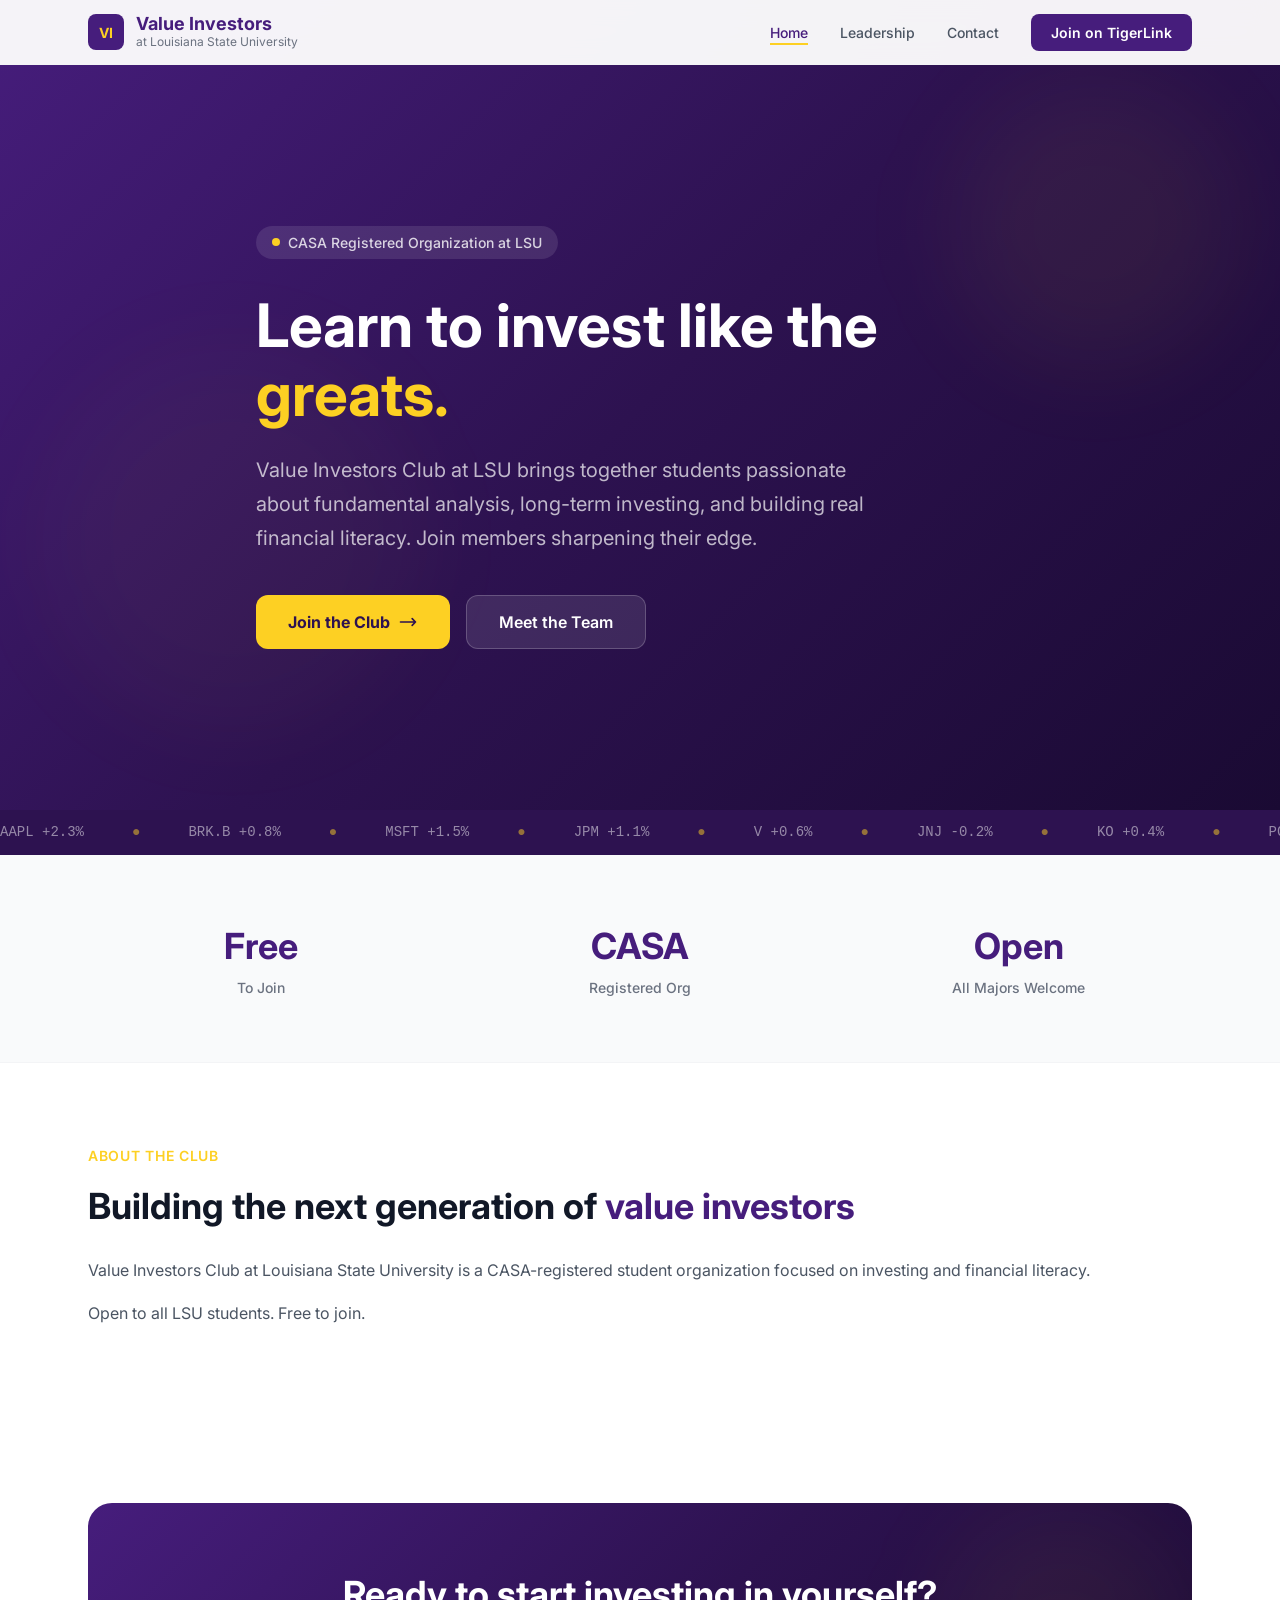
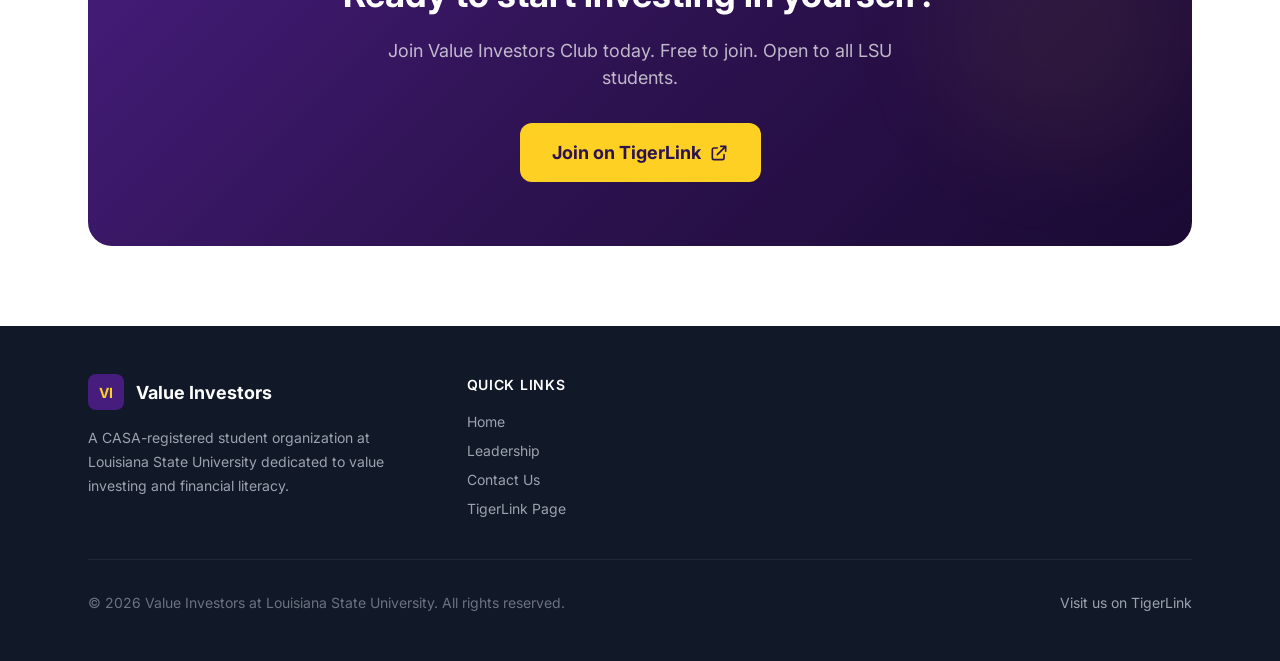
<file: index.html>
<!DOCTYPE html>
<html lang="en">
<head>
  <meta charset="UTF-8">
  <meta name="viewport" content="width=device-width, initial-scale=1.0">
  <title>Value Investors Club at LSU</title>
  <link rel="preconnect" href="https://fonts.googleapis.com">
  <link href="https://fonts.googleapis.com/css2?family=Inter:wght@300;400;500;600;700;800;900&display=swap" rel="stylesheet">
  <style>
    /* === RESET & BASE === */
    *, *::before, *::after { box-sizing: border-box; margin: 0; padding: 0; }
    html { scroll-behavior: smooth; }
    body {
      font-family: 'Inter', system-ui, -apple-system, sans-serif;
      color: #111827;
      background: #fff;
      line-height: 1.5;
      -webkit-font-smoothing: antialiased;
    }
    a { text-decoration: none; color: inherit; }
    img { max-width: 100%; display: block; }
    svg { display: inline-block; vertical-align: middle; }

    /* === COLORS === */
    /* purple: #461D7C  purple-dark: #2d1250  gold: #FDD023  gold-dark: #e6b800 */

    /* === LAYOUT === */
    .container { max-width: 72rem; margin: 0 auto; padding: 0 1rem; }
    @media (min-width: 640px) { .container { padding: 0 1.5rem; } }

    /* === NAVIGATION === */
    .nav {
      position: fixed; top: 0; left: 0; right: 0;
      background: rgba(255,255,255,0.95);
      backdrop-filter: blur(12px);
      -webkit-backdrop-filter: blur(12px);
      border-bottom: 1px solid #f3f4f6;
      z-index: 50;
    }
    .nav-inner {
      display: flex; align-items: center; justify-content: space-between; height: 4rem;
    }
    .nav-logo { display: flex; align-items: center; gap: 0.75rem; }
    .nav-logo-icon {
      width: 2.25rem; height: 2.25rem; border-radius: 0.5rem;
      background: #461D7C; display: flex; align-items: center; justify-content: center;
    }
    .nav-logo-icon span { color: #FDD023; font-weight: 700; font-size: 0.875rem; }
    .nav-logo-text { display: none; }
    @media (min-width: 640px) { .nav-logo-text { display: block; } }
    .nav-logo-title { font-weight: 700; color: #461D7C; font-size: 1.125rem; line-height: 1.2; display: block; }
    .nav-logo-sub { font-size: 0.75rem; color: #6b7280; display: block; margin-top: -2px; }

    .nav-links { display: none; align-items: center; gap: 2rem; }
    @media (min-width: 768px) { .nav-links { display: flex; } }
    .nav-link { color: #4b5563; font-weight: 500; font-size: 0.875rem; position: relative; transition: color 0.2s; }
    .nav-link:hover, .nav-link-active { color: #461D7C; }
    .nav-link::after {
      content: ''; position: absolute; bottom: -2px; left: 0;
      width: 0; height: 2px; background: #FDD023; transition: width 0.3s ease;
    }
    .nav-link:hover::after, .nav-link-active::after { width: 100%; }

    .btn-nav {
      background: #461D7C; color: #fff; padding: 0.5rem 1.25rem;
      border-radius: 0.5rem; font-size: 0.875rem; font-weight: 600;
      transition: background 0.2s; display: inline-block;
    }
    .btn-nav:hover { background: #2d1250; }

    /* Mobile menu - CSS only with checkbox */
    .menu-toggle { display: none; }
    .menu-btn {
      display: flex; padding: 0.5rem; border-radius: 0.5rem; border: none;
      background: transparent; cursor: pointer;
    }
    .menu-btn svg { width: 1.5rem; height: 1.5rem; color: #374151; }
    @media (min-width: 768px) { .menu-btn { display: none; } }

    .mobile-menu {
      max-height: 0; overflow: hidden; transition: max-height 0.3s ease;
    }
    .menu-toggle:checked ~ .mobile-menu { max-height: 500px; }
    .mobile-menu-inner { padding: 0.75rem 0; border-top: 1px solid #f3f4f6; }
    .mobile-link {
      display: block; padding: 0.5rem 0.75rem; border-radius: 0.5rem;
      font-weight: 500; font-size: 0.875rem; color: #4b5563; margin-bottom: 0.25rem;
    }
    .mobile-link:hover { background: #f9fafb; }
    .mobile-link-active { background: rgba(70,29,124,0.05); color: #461D7C; }
    .mobile-link-cta {
      display: block; padding: 0.5rem 0.75rem; border-radius: 0.5rem;
      background: #461D7C; color: #fff; font-weight: 500; font-size: 0.875rem;
      text-align: center; margin-top: 0.5rem;
    }

    /* === HERO === */
    .hero {
      background: linear-gradient(135deg, #461D7C 0%, #2d1250 50%, #1a0a33 100%);
      min-height: 90vh; display: flex; align-items: center;
      position: relative; overflow: hidden; padding-top: 4rem;
    }
    .hero-circle-1 {
      position: absolute; top: 5rem; right: 2.5rem;
      width: 18rem; height: 18rem; background: rgba(253,208,35,0.05);
      border-radius: 50%; filter: blur(48px);
    }
    .hero-circle-2 {
      position: absolute; bottom: 5rem; left: 2.5rem;
      width: 24rem; height: 24rem; background: rgba(253,208,35,0.03);
      border-radius: 50%; filter: blur(48px);
    }
    .hero-content { position: relative; z-index: 10; padding: 5rem 0; max-width: 48rem; }
    .hero-badge {
      display: inline-flex; align-items: center; gap: 0.5rem;
      background: rgba(255,255,255,0.1); border-radius: 9999px;
      padding: 0.375rem 1rem; margin-bottom: 2rem;
    }
    .hero-badge-dot { width: 0.5rem; height: 0.5rem; background: #FDD023; border-radius: 50%; }
    .hero-badge span { color: rgba(255,255,255,0.8); font-size: 0.875rem; font-weight: 500; }
    .hero h1 { font-size: 2.25rem; font-weight: 700; color: #fff; line-height: 1.15; margin-bottom: 1.5rem; }
    .hero h1 .gold { color: #FDD023; }
    @media (min-width: 640px) { .hero h1 { font-size: 3rem; } }
    @media (min-width: 1024px) { .hero h1 { font-size: 3.75rem; } }
    .hero-desc {
      font-size: 1.125rem; color: rgba(255,255,255,0.7); line-height: 1.7;
      margin-bottom: 2.5rem; max-width: 40rem;
    }
    @media (min-width: 640px) { .hero-desc { font-size: 1.25rem; } }
    .hero-buttons { display: flex; flex-direction: column; gap: 1rem; }
    @media (min-width: 640px) { .hero-buttons { flex-direction: row; } }
    .btn-gold {
      display: inline-flex; align-items: center; justify-content: center; gap: 0.5rem;
      background: #FDD023; color: #2d1250; padding: 0.875rem 2rem;
      border-radius: 0.75rem; font-weight: 700; font-size: 1rem;
      transition: background 0.2s; position: relative; overflow: hidden;
    }
    .btn-gold:hover { background: #e6b800; }
    .btn-ghost {
      display: inline-flex; align-items: center; justify-content: center; gap: 0.5rem;
      background: rgba(255,255,255,0.1); color: #fff; padding: 0.875rem 2rem;
      border-radius: 0.75rem; font-weight: 600; font-size: 1rem;
      border: 1px solid rgba(255,255,255,0.2); transition: background 0.2s;
    }
    .btn-ghost:hover { background: rgba(255,255,255,0.2); }

    /* === TICKER === */
    .ticker { background: #2d1250; padding: 0.75rem 0; overflow: hidden; }
    .ticker-inner {
      display: flex; gap: 3rem; white-space: nowrap;
      font-size: 0.875rem; color: rgba(255,255,255,0.5); font-family: monospace;
      animation: ticker-scroll 30s linear infinite;
    }
    .ticker-dot { color: rgba(253,208,35,0.5); }
    @keyframes ticker-scroll {
      0% { transform: translateX(0); }
      100% { transform: translateX(-50%); }
    }

    /* === STATS BAR === */
    .stats { padding: 4rem 0; background: #f9fafb; border-bottom: 1px solid #f3f4f6; }
    .stats-grid { display: grid; grid-template-columns: repeat(2, 1fr); gap: 2rem; }
    @media (min-width: 768px) { .stats-grid { grid-template-columns: repeat(3, 1fr); } }
    .stat { text-align: center; }
    .stat-value { font-size: 1.875rem; font-weight: 700; color: #461D7C; font-variant-numeric: tabular-nums; }
    @media (min-width: 640px) { .stat-value { font-size: 2.25rem; } }
    .stat-label { font-size: 0.875rem; color: #6b7280; margin-top: 0.25rem; font-weight: 500; }

    /* === ABOUT === */
    .about { padding: 5rem 0; }
    .about-label { color: #FDD023; font-weight: 600; font-size: 0.875rem; letter-spacing: 0.05em; text-transform: uppercase; }
    .about h2 { font-size: 1.875rem; font-weight: 700; color: #111827; margin-top: 0.75rem; margin-bottom: 1.5rem; }
    @media (min-width: 640px) { .about h2 { font-size: 2.25rem; } }
    .about h2 .purple { color: #461D7C; }
    .about p { color: #4b5563; line-height: 1.7; margin-bottom: 1rem; }

    /* === CTA === */
    .cta { padding: 5rem 0; }
    .cta-box {
      background: linear-gradient(135deg, #461D7C 0%, #2d1250 50%, #1a0a33 100%);
      border-radius: 1.5rem; padding: 2.5rem; text-align: center;
      position: relative; overflow: hidden;
    }
    @media (min-width: 640px) { .cta-box { padding: 4rem; } }
    .cta-circle {
      position: absolute; top: 0; right: 0;
      width: 16rem; height: 16rem; background: rgba(253,208,35,0.05);
      border-radius: 50%; filter: blur(48px);
    }
    .cta-content { position: relative; z-index: 10; }
    .cta-content h2 { font-size: 1.875rem; font-weight: 700; color: #fff; margin-bottom: 1rem; }
    @media (min-width: 640px) { .cta-content h2 { font-size: 2.25rem; } }
    .cta-content p { color: rgba(255,255,255,0.7); font-size: 1.125rem; margin-bottom: 2rem; max-width: 32rem; margin-left: auto; margin-right: auto; }
    .btn-gold-lg {
      display: inline-flex; align-items: center; gap: 0.5rem;
      background: #FDD023; color: #2d1250; padding: 1rem 2rem;
      border-radius: 0.75rem; font-weight: 700; font-size: 1.125rem;
      transition: background 0.2s;
    }
    .btn-gold-lg:hover { background: #e6b800; }

    /* === FOOTER === */
    .footer { background: #111827; padding: 3rem 0; }
    .footer-grid { display: grid; gap: 2rem; margin-bottom: 2.5rem; }
    @media (min-width: 768px) { .footer-grid { grid-template-columns: repeat(3, 1fr); } }
    .footer-brand { display: flex; align-items: center; gap: 0.75rem; margin-bottom: 1rem; }
    .footer-brand-icon {
      width: 2.25rem; height: 2.25rem; border-radius: 0.5rem;
      background: #461D7C; display: flex; align-items: center; justify-content: center;
    }
    .footer-brand-icon span { color: #FDD023; font-weight: 700; font-size: 0.875rem; }
    .footer-brand-name { font-weight: 700; color: #fff; font-size: 1.125rem; }
    .footer-desc { color: #9ca3af; font-size: 0.875rem; line-height: 1.7; }
    .footer-heading { font-weight: 600; color: #fff; margin-bottom: 1rem; font-size: 0.875rem; letter-spacing: 0.05em; text-transform: uppercase; }
    .footer-links { display: flex; flex-direction: column; gap: 0.5rem; }
    .footer-link { color: #9ca3af; font-size: 0.875rem; transition: color 0.2s; display: block; }
    .footer-link:hover { color: #FDD023; }
    .footer-bottom {
      border-top: 1px solid #1f2937; padding-top: 2rem;
      display: flex; flex-direction: column; align-items: center;
      justify-content: space-between; gap: 1rem;
    }
    @media (min-width: 640px) { .footer-bottom { flex-direction: row; } }
    .footer-copy { color: #6b7280; font-size: 0.875rem; }
  </style>
</head>
<body>

  <!-- Navigation -->
  <nav class="nav">
    <div class="container">
      <div class="nav-inner">
        <a href="index.html" class="nav-logo">
          <div class="nav-logo-icon"><span>VI</span></div>
          <div class="nav-logo-text">
            <span class="nav-logo-title">Value Investors</span>
            <span class="nav-logo-sub">at Louisiana State University</span>
          </div>
        </a>

        <div class="nav-links">
          <a href="index.html" class="nav-link nav-link-active">Home</a>
          <a href="leadership.html" class="nav-link">Leadership</a>
          <a href="contact.html" class="nav-link">Contact</a>
          <a href="https://tigerlink.lsu.edu/vic/home/" target="_blank" class="btn-nav">Join on TigerLink</a>
        </div>

        <!-- CSS-only mobile menu -->
        <label for="menu-toggle" class="menu-btn" aria-label="Open menu">
          <svg fill="none" stroke="currentColor" viewBox="0 0 24 24">
            <path stroke-linecap="round" stroke-linejoin="round" stroke-width="2" d="M4 6h16M4 12h16M4 18h16"/>
          </svg>
        </label>
      </div>

      <input type="checkbox" id="menu-toggle" class="menu-toggle">
      <div class="mobile-menu">
        <div class="mobile-menu-inner">
          <a href="index.html" class="mobile-link mobile-link-active">Home</a>
          <a href="leadership.html" class="mobile-link">Leadership</a>
          <a href="contact.html" class="mobile-link">Contact</a>
          <a href="https://tigerlink.lsu.edu/vic/home/" target="_blank" class="mobile-link-cta">Join on TigerLink</a>
        </div>
      </div>
    </div>
  </nav>

  <!-- Hero Section -->
  <section class="hero">
    <div class="hero-circle-1"></div>
    <div class="hero-circle-2"></div>
    <div class="container">
      <div class="hero-content">
        <div class="hero-badge">
          <div class="hero-badge-dot"></div>
          <span>CASA Registered Organization at LSU</span>
        </div>

        <h1>
          Learn to invest like the
          <span class="gold">greats.</span>
        </h1>

        <p class="hero-desc">
          Value Investors Club at LSU brings together students passionate about fundamental analysis,
          long-term investing, and building real financial literacy. Join members sharpening their edge.
        </p>

        <div class="hero-buttons">
          <a href="https://tigerlink.lsu.edu/vic/home/" target="_blank" class="btn-gold">
            Join the Club
            <svg style="width:1.25rem;height:1.25rem" fill="none" stroke="currentColor" viewBox="0 0 24 24">
              <path stroke-linecap="round" stroke-linejoin="round" stroke-width="2" d="M17 8l4 4m0 0l-4 4m4-4H3"/>
            </svg>
          </a>
          <a href="leadership.html" class="btn-ghost">Meet the Team</a>
        </div>
      </div>
    </div>
  </section>

  <!-- Ticker Tape -->
  <div class="ticker">
    <div class="ticker-inner">
      <span>AAPL +2.3%</span><span class="ticker-dot">&#9679;</span>
      <span>BRK.B +0.8%</span><span class="ticker-dot">&#9679;</span>
      <span>MSFT +1.5%</span><span class="ticker-dot">&#9679;</span>
      <span>JPM +1.1%</span><span class="ticker-dot">&#9679;</span>
      <span>V +0.6%</span><span class="ticker-dot">&#9679;</span>
      <span>JNJ -0.2%</span><span class="ticker-dot">&#9679;</span>
      <span>KO +0.4%</span><span class="ticker-dot">&#9679;</span>
      <span>PG +0.9%</span><span class="ticker-dot">&#9679;</span>
      <span>GOOGL +1.8%</span><span class="ticker-dot">&#9679;</span>
      <span>AMZN +2.1%</span><span class="ticker-dot">&#9679;</span>
      <span>AAPL +2.3%</span><span class="ticker-dot">&#9679;</span>
      <span>BRK.B +0.8%</span><span class="ticker-dot">&#9679;</span>
      <span>MSFT +1.5%</span><span class="ticker-dot">&#9679;</span>
      <span>JPM +1.1%</span><span class="ticker-dot">&#9679;</span>
      <span>V +0.6%</span><span class="ticker-dot">&#9679;</span>
      <span>JNJ -0.2%</span><span class="ticker-dot">&#9679;</span>
      <span>KO +0.4%</span><span class="ticker-dot">&#9679;</span>
      <span>PG +0.9%</span><span class="ticker-dot">&#9679;</span>
      <span>GOOGL +1.8%</span><span class="ticker-dot">&#9679;</span>
      <span>AMZN +2.1%</span><span class="ticker-dot">&#9679;</span>
    </div>
  </div>

  <!-- Stats Bar -->
  <section class="stats">
    <div class="container">
      <div class="stats-grid">
        <div class="stat">
          <div class="stat-value">Free</div>
          <div class="stat-label">To Join</div>
        </div>
        <div class="stat">
          <div class="stat-value">CASA</div>
          <div class="stat-label">Registered Org</div>
        </div>
        <div class="stat">
          <div class="stat-value">Open</div>
          <div class="stat-label">All Majors Welcome</div>
        </div>
      </div>
    </div>
  </section>

  <!-- About Section -->
  <section class="about">
    <div class="container">
      <span class="about-label">About the Club</span>
      <h2>
        Building the next generation of <span class="purple">value investors</span>
      </h2>
      <p>
        Value Investors Club at Louisiana State University is a CASA-registered student organization
        focused on investing and financial literacy.
      </p>
      <p>Open to all LSU students. Free to join.</p>
    </div>
  </section>

  <!-- CTA Section -->
  <section class="cta">
    <div class="container">
      <div class="cta-box">
        <div class="cta-circle"></div>
        <div class="cta-content">
          <h2>Ready to start investing in yourself?</h2>
          <p>Join Value Investors Club today. Free to join. Open to all LSU students.</p>
          <a href="https://tigerlink.lsu.edu/vic/home/" target="_blank" class="btn-gold-lg">
            Join on TigerLink
            <svg style="width:1.25rem;height:1.25rem" fill="none" stroke="currentColor" viewBox="0 0 24 24">
              <path stroke-linecap="round" stroke-linejoin="round" stroke-width="2" d="M10 6H6a2 2 0 00-2 2v10a2 2 0 002 2h10a2 2 0 002-2v-4M14 4h6m0 0v6m0-6L10 14"/>
            </svg>
          </a>
        </div>
      </div>
    </div>
  </section>

  <!-- Footer -->
  <footer class="footer">
    <div class="container">
      <div class="footer-grid">
        <div>
          <div class="footer-brand">
            <div class="footer-brand-icon"><span>VI</span></div>
            <span class="footer-brand-name">Value Investors</span>
          </div>
          <p class="footer-desc">
            A CASA-registered student organization at Louisiana State University dedicated to value investing
            and financial literacy.
          </p>
        </div>
        <div>
          <h4 class="footer-heading">Quick Links</h4>
          <div class="footer-links">
            <a href="index.html" class="footer-link">Home</a>
            <a href="leadership.html" class="footer-link">Leadership</a>
            <a href="contact.html" class="footer-link">Contact Us</a>
            <a href="https://tigerlink.lsu.edu/vic/home/" target="_blank" class="footer-link">TigerLink Page</a>
          </div>
        </div>
        <div></div>
      </div>
      <div class="footer-bottom">
        <p class="footer-copy">&copy; 2026 Value Investors at Louisiana State University. All rights reserved.</p>
        <a href="https://tigerlink.lsu.edu/vic/home/" target="_blank" class="footer-link">Visit us on TigerLink</a>
      </div>
    </div>
  </footer>

</body>
</html>
</file>
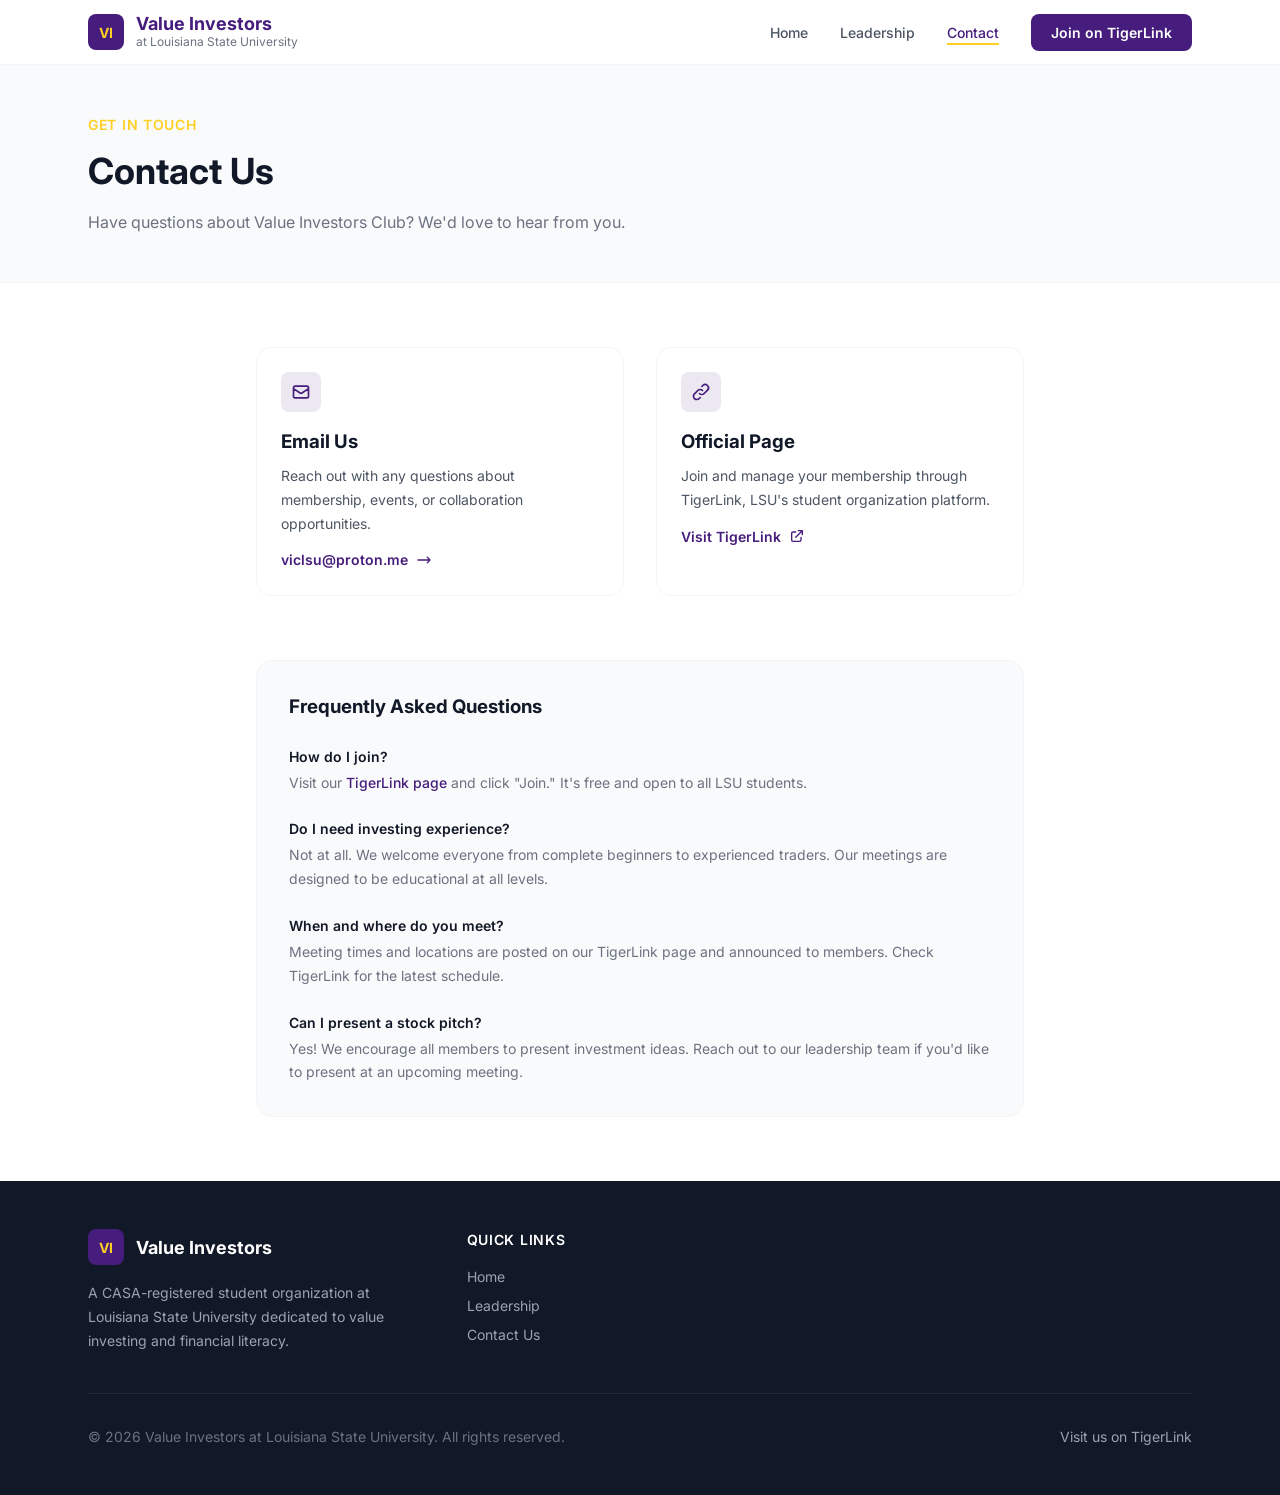
<file: contact.html>
<!DOCTYPE html>
<html lang="en">
<head>
  <meta charset="UTF-8">
  <meta name="viewport" content="width=device-width, initial-scale=1.0">
  <title>Contact — Value Investors Club at LSU</title>
  <link rel="preconnect" href="https://fonts.googleapis.com">
  <link href="https://fonts.googleapis.com/css2?family=Inter:wght@300;400;500;600;700;800;900&display=swap" rel="stylesheet">
  <style>
    /* === RESET & BASE === */
    *, *::before, *::after { box-sizing: border-box; margin: 0; padding: 0; }
    html { scroll-behavior: smooth; }
    body {
      font-family: 'Inter', system-ui, -apple-system, sans-serif;
      color: #111827; background: #fff; line-height: 1.5;
      -webkit-font-smoothing: antialiased;
    }
    a { text-decoration: none; color: inherit; }
    svg { display: inline-block; vertical-align: middle; }

    /* === LAYOUT === */
    .container { max-width: 72rem; margin: 0 auto; padding: 0 1rem; }
    @media (min-width: 640px) { .container { padding: 0 1.5rem; } }

    /* === NAVIGATION === */
    .nav {
      position: fixed; top: 0; left: 0; right: 0;
      background: rgba(255,255,255,0.95);
      backdrop-filter: blur(12px); -webkit-backdrop-filter: blur(12px);
      border-bottom: 1px solid #f3f4f6; z-index: 50;
    }
    .nav-inner { display: flex; align-items: center; justify-content: space-between; height: 4rem; }
    .nav-logo { display: flex; align-items: center; gap: 0.75rem; }
    .nav-logo-icon {
      width: 2.25rem; height: 2.25rem; border-radius: 0.5rem;
      background: #461D7C; display: flex; align-items: center; justify-content: center;
    }
    .nav-logo-icon span { color: #FDD023; font-weight: 700; font-size: 0.875rem; }
    .nav-logo-text { display: none; }
    @media (min-width: 640px) { .nav-logo-text { display: block; } }
    .nav-logo-title { font-weight: 700; color: #461D7C; font-size: 1.125rem; line-height: 1.2; display: block; }
    .nav-logo-sub { font-size: 0.75rem; color: #6b7280; display: block; margin-top: -2px; }
    .nav-links { display: none; align-items: center; gap: 2rem; }
    @media (min-width: 768px) { .nav-links { display: flex; } }
    .nav-link { color: #4b5563; font-weight: 500; font-size: 0.875rem; position: relative; transition: color 0.2s; }
    .nav-link:hover, .nav-link-active { color: #461D7C; }
    .nav-link::after {
      content: ''; position: absolute; bottom: -2px; left: 0;
      width: 0; height: 2px; background: #FDD023; transition: width 0.3s ease;
    }
    .nav-link:hover::after, .nav-link-active::after { width: 100%; }
    .btn-nav {
      background: #461D7C; color: #fff; padding: 0.5rem 1.25rem;
      border-radius: 0.5rem; font-size: 0.875rem; font-weight: 600;
      transition: background 0.2s; display: inline-block;
    }
    .btn-nav:hover { background: #2d1250; }
    .menu-toggle { display: none; }
    .menu-btn {
      display: flex; padding: 0.5rem; border-radius: 0.5rem;
      border: none; background: transparent; cursor: pointer;
    }
    .menu-btn svg { width: 1.5rem; height: 1.5rem; color: #374151; }
    @media (min-width: 768px) { .menu-btn { display: none; } }
    .mobile-menu { max-height: 0; overflow: hidden; transition: max-height 0.3s ease; }
    .menu-toggle:checked ~ .mobile-menu { max-height: 500px; }
    .mobile-menu-inner { padding: 0.75rem 0; border-top: 1px solid #f3f4f6; }
    .mobile-link {
      display: block; padding: 0.5rem 0.75rem; border-radius: 0.5rem;
      font-weight: 500; font-size: 0.875rem; color: #4b5563; margin-bottom: 0.25rem;
    }
    .mobile-link:hover { background: #f9fafb; }
    .mobile-link-active { background: rgba(70,29,124,0.05); color: #461D7C; }
    .mobile-link-cta {
      display: block; padding: 0.5rem 0.75rem; border-radius: 0.5rem;
      background: #461D7C; color: #fff; font-weight: 500; font-size: 0.875rem;
      text-align: center; margin-top: 0.5rem;
    }

    /* === PAGE HEADER === */
    .page-header {
      padding-top: 7rem; padding-bottom: 3rem;
      background: #f9fafb; border-bottom: 1px solid #f3f4f6;
    }
    .page-header-label { color: #FDD023; font-weight: 600; font-size: 0.875rem; letter-spacing: 0.05em; text-transform: uppercase; }
    .page-header h1 { font-size: 1.875rem; font-weight: 700; color: #111827; margin-top: 0.5rem; }
    @media (min-width: 640px) { .page-header h1 { font-size: 2.25rem; } }
    .page-header p { color: #6b7280; margin-top: 0.75rem; max-width: 36rem; }

    /* === CONTACT CONTENT === */
    .contact { padding: 4rem 0; }
    .contact-grid { display: grid; gap: 2rem; max-width: 48rem; margin: 0 auto; }
    @media (min-width: 768px) { .contact-grid { grid-template-columns: repeat(2, 1fr); } }

    .contact-card {
      background: #fff; border-radius: 1rem; border: 1px solid #f3f4f6; padding: 1.5rem;
    }
    .contact-icon {
      width: 2.5rem; height: 2.5rem; background: rgba(70,29,124,0.1);
      border-radius: 0.5rem; display: flex; align-items: center; justify-content: center;
      margin-bottom: 1rem;
    }
    .contact-icon svg { width: 1.25rem; height: 1.25rem; color: #461D7C; }
    .contact-card h3 { font-weight: 700; color: #111827; margin-bottom: 0.5rem; }
    .contact-card p { color: #4b5563; font-size: 0.875rem; line-height: 1.7; margin-bottom: 0.75rem; }
    .contact-link {
      display: inline-flex; align-items: center; gap: 0.5rem;
      color: #461D7C; font-weight: 600; font-size: 0.875rem; transition: color 0.2s;
    }
    .contact-link:hover { color: #2d1250; }

    /* === FAQ === */
    .faq {
      max-width: 48rem; margin: 0 auto; padding: 0 0 4rem;
    }
    .faq-box {
      background: #f9fafb; border-radius: 1rem; border: 1px solid #f3f4f6; padding: 2rem;
    }
    .faq-box h3 { font-weight: 700; color: #111827; margin-bottom: 1.5rem; }
    .faq-item { margin-bottom: 1.5rem; }
    .faq-item:last-child { margin-bottom: 0; }
    .faq-item h4 { font-weight: 600; color: #111827; font-size: 0.875rem; margin-bottom: 0.25rem; }
    .faq-item p { color: #6b7280; font-size: 0.875rem; line-height: 1.7; }
    .faq-item a { color: #461D7C; font-weight: 500; }
    .faq-item a:hover { text-decoration: underline; }

    /* === FOOTER === */
    .footer { background: #111827; padding: 3rem 0; }
    .footer-grid { display: grid; gap: 2rem; margin-bottom: 2.5rem; }
    @media (min-width: 768px) { .footer-grid { grid-template-columns: repeat(3, 1fr); } }
    .footer-brand { display: flex; align-items: center; gap: 0.75rem; margin-bottom: 1rem; }
    .footer-brand-icon {
      width: 2.25rem; height: 2.25rem; border-radius: 0.5rem;
      background: #461D7C; display: flex; align-items: center; justify-content: center;
    }
    .footer-brand-icon span { color: #FDD023; font-weight: 700; font-size: 0.875rem; }
    .footer-brand-name { font-weight: 700; color: #fff; font-size: 1.125rem; }
    .footer-desc { color: #9ca3af; font-size: 0.875rem; line-height: 1.7; }
    .footer-heading { font-weight: 600; color: #fff; margin-bottom: 1rem; font-size: 0.875rem; letter-spacing: 0.05em; text-transform: uppercase; }
    .footer-links { display: flex; flex-direction: column; gap: 0.5rem; }
    .footer-link { color: #9ca3af; font-size: 0.875rem; transition: color 0.2s; display: block; }
    .footer-link:hover { color: #FDD023; }
    .footer-bottom {
      border-top: 1px solid #1f2937; padding-top: 2rem;
      display: flex; flex-direction: column; align-items: center;
      justify-content: space-between; gap: 1rem;
    }
    @media (min-width: 640px) { .footer-bottom { flex-direction: row; } }
    .footer-copy { color: #6b7280; font-size: 0.875rem; }
  </style>
</head>
<body>

  <!-- Navigation -->
  <nav class="nav">
    <div class="container">
      <div class="nav-inner">
        <a href="index.html" class="nav-logo">
          <div class="nav-logo-icon"><span>VI</span></div>
          <div class="nav-logo-text">
            <span class="nav-logo-title">Value Investors</span>
            <span class="nav-logo-sub">at Louisiana State University</span>
          </div>
        </a>
        <div class="nav-links">
          <a href="index.html" class="nav-link">Home</a>
          <a href="leadership.html" class="nav-link">Leadership</a>
          <a href="contact.html" class="nav-link nav-link-active">Contact</a>
          <a href="https://tigerlink.lsu.edu/vic/home/" target="_blank" class="btn-nav">Join on TigerLink</a>
        </div>
        <label for="menu-toggle" class="menu-btn" aria-label="Open menu">
          <svg fill="none" stroke="currentColor" viewBox="0 0 24 24">
            <path stroke-linecap="round" stroke-linejoin="round" stroke-width="2" d="M4 6h16M4 12h16M4 18h16"/>
          </svg>
        </label>
      </div>
      <input type="checkbox" id="menu-toggle" class="menu-toggle">
      <div class="mobile-menu">
        <div class="mobile-menu-inner">
          <a href="index.html" class="mobile-link">Home</a>
          <a href="leadership.html" class="mobile-link">Leadership</a>
          <a href="contact.html" class="mobile-link mobile-link-active">Contact</a>
          <a href="https://tigerlink.lsu.edu/vic/home/" target="_blank" class="mobile-link-cta">Join on TigerLink</a>
        </div>
      </div>
    </div>
  </nav>

  <!-- Page Header -->
  <section class="page-header">
    <div class="container">
      <span class="page-header-label">Get In Touch</span>
      <h1>Contact Us</h1>
      <p>Have questions about Value Investors Club? We'd love to hear from you.</p>
    </div>
  </section>

  <!-- Contact Content -->
  <section class="contact">
    <div class="container">
      <div class="contact-grid">

        <!-- Email Card -->
        <div class="contact-card">
          <div class="contact-icon">
            <svg fill="none" stroke="currentColor" viewBox="0 0 24 24">
              <path stroke-linecap="round" stroke-linejoin="round" stroke-width="2" d="M3 8l7.89 5.26a2 2 0 002.22 0L21 8M5 19h14a2 2 0 002-2V7a2 2 0 00-2-2H5a2 2 0 00-2 2v10a2 2 0 002 2z"/>
            </svg>
          </div>
          <h3>Email Us</h3>
          <p>Reach out with any questions about membership, events, or collaboration opportunities.</p>
          <a href="mailto:viclsu@proton.me" class="contact-link">
            viclsu@proton.me
            <svg style="width:1rem;height:1rem" fill="none" stroke="currentColor" viewBox="0 0 24 24">
              <path stroke-linecap="round" stroke-linejoin="round" stroke-width="2" d="M17 8l4 4m0 0l-4 4m4-4H3"/>
            </svg>
          </a>
        </div>

        <!-- TigerLink Card -->
        <div class="contact-card">
          <div class="contact-icon">
            <svg fill="none" stroke="currentColor" viewBox="0 0 24 24">
              <path stroke-linecap="round" stroke-linejoin="round" stroke-width="2" d="M13.828 10.172a4 4 0 00-5.656 0l-4 4a4 4 0 105.656 5.656l1.102-1.101m-.758-4.899a4 4 0 005.656 0l4-4a4 4 0 00-5.656-5.656l-1.1 1.1"/>
            </svg>
          </div>
          <h3>Official Page</h3>
          <p>Join and manage your membership through TigerLink, LSU's student organization platform.</p>
          <a href="https://tigerlink.lsu.edu/vic/home/" target="_blank" class="contact-link">
            Visit TigerLink
            <svg style="width:1rem;height:1rem" fill="none" stroke="currentColor" viewBox="0 0 24 24">
              <path stroke-linecap="round" stroke-linejoin="round" stroke-width="2" d="M10 6H6a2 2 0 00-2 2v10a2 2 0 002 2h10a2 2 0 002-2v-4M14 4h6m0 0v6m0-6L10 14"/>
            </svg>
          </a>
        </div>

      </div>
    </div>
  </section>

  <!-- FAQ -->
  <section class="faq">
    <div class="faq-box">
      <h3>Frequently Asked Questions</h3>
      <div class="faq-item">
        <h4>How do I join?</h4>
        <p>Visit our <a href="https://tigerlink.lsu.edu/vic/home/" target="_blank">TigerLink page</a> and click "Join." It's free and open to all LSU students.</p>
      </div>
      <div class="faq-item">
        <h4>Do I need investing experience?</h4>
        <p>Not at all. We welcome everyone from complete beginners to experienced traders. Our meetings are designed to be educational at all levels.</p>
      </div>
      <div class="faq-item">
        <h4>When and where do you meet?</h4>
        <p>Meeting times and locations are posted on our TigerLink page and announced to members. Check TigerLink for the latest schedule.</p>
      </div>
      <div class="faq-item">
        <h4>Can I present a stock pitch?</h4>
        <p>Yes! We encourage all members to present investment ideas. Reach out to our leadership team if you'd like to present at an upcoming meeting.</p>
      </div>
    </div>
  </section>

  <!-- Footer -->
  <footer class="footer">
    <div class="container">
      <div class="footer-grid">
        <div>
          <div class="footer-brand">
            <div class="footer-brand-icon"><span>VI</span></div>
            <span class="footer-brand-name">Value Investors</span>
          </div>
          <p class="footer-desc">
            A CASA-registered student organization at Louisiana State University dedicated to value investing and financial literacy.
          </p>
        </div>
        <div>
          <h4 class="footer-heading">Quick Links</h4>
          <div class="footer-links">
            <a href="index.html" class="footer-link">Home</a>
            <a href="leadership.html" class="footer-link">Leadership</a>
            <a href="contact.html" class="footer-link">Contact Us</a>
          </div>
        </div>
        <div></div>
      </div>
      <div class="footer-bottom">
        <p class="footer-copy">&copy; 2026 Value Investors at Louisiana State University. All rights reserved.</p>
        <a href="https://tigerlink.lsu.edu/vic/home/" target="_blank" class="footer-link">Visit us on TigerLink</a>
      </div>
    </div>
  </footer>

</body>
</html>
</file>
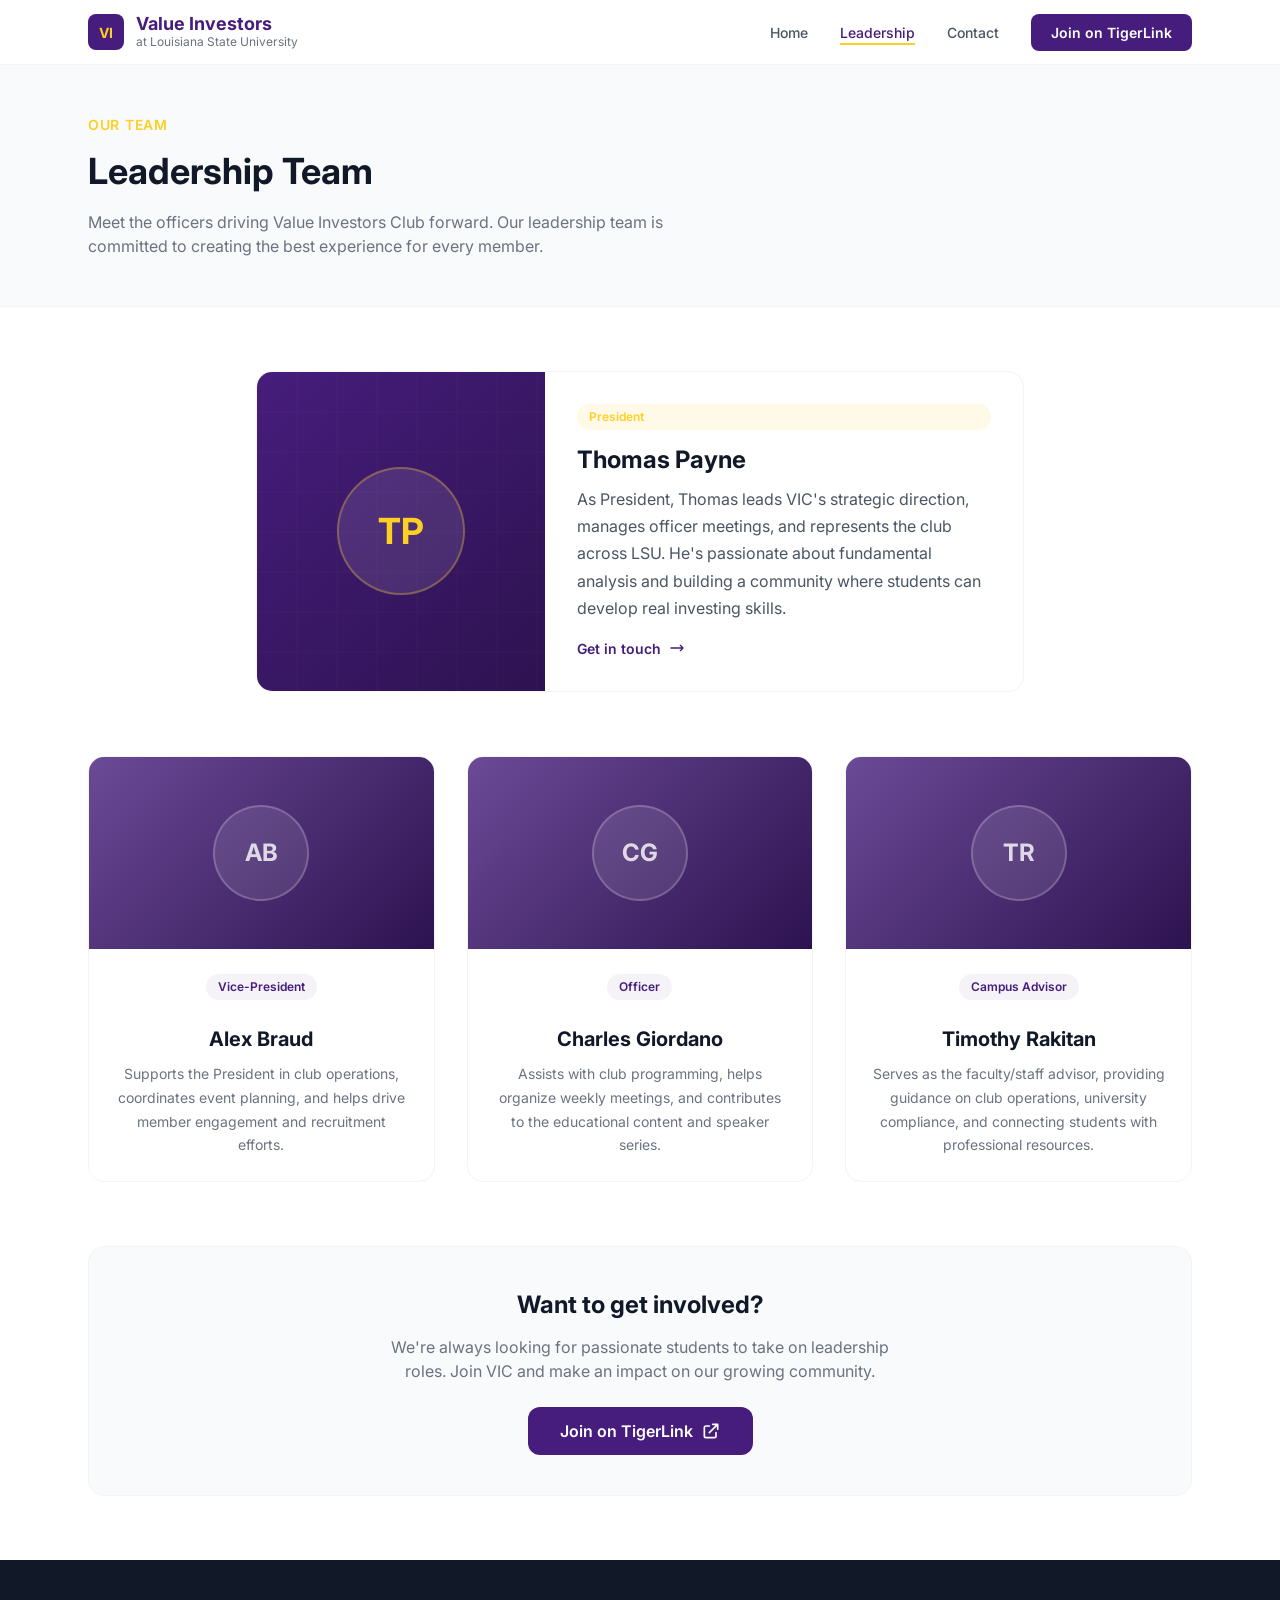
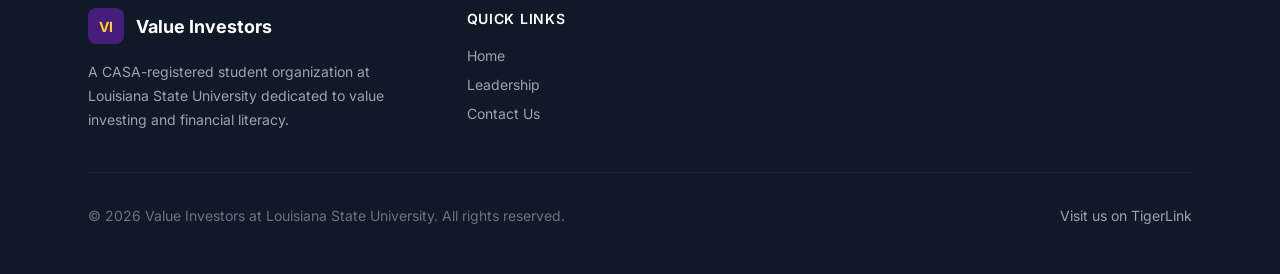
<file: leadership.html>
<!DOCTYPE html>
<html lang="en">
<head>
 <meta charset="UTF-8">
 <meta name="viewport" content="width=device-width, initial-scale=1.0">
 <title>Leadership — Value Investors Club at LSU</title>
 <link rel="preconnect" href="https://fonts.googleapis.com">
 <link href="https://fonts.googleapis.com/css2?family=Inter:wght@300;400;500;600;700;800;900&display=swap" rel="stylesheet">
 <style>
 /* === RESET & BASE === */
 *, *::before, *::after { box-sizing: border-box; margin: 0; padding: 0; }
 html { scroll-behavior: smooth; }
 body {
 font-family: 'Inter', system-ui, -apple-system, sans-serif;
 color: #111827; background: #fff; line-height: 1.5;
 -webkit-font-smoothing: antialiased;
 }
 a { text-decoration: none; color: inherit; }
 svg { display: inline-block; vertical-align: middle; }

 /* === LAYOUT === */
 .container { max-width: 72rem; margin: 0 auto; padding: 0 1rem; }
 @media (min-width: 640px) { .container { padding: 0 1.5rem; } }

 /* === NAVIGATION === */
 .nav {
 position: fixed; top: 0; left: 0; right: 0;
 background: rgba(255,255,255,0.95);
 backdrop-filter: blur(12px); -webkit-backdrop-filter: blur(12px);
 border-bottom: 1px solid #f3f4f6; z-index: 50;
 }
 .nav-inner { display: flex; align-items: center; justify-content: space-between; height: 4rem; }
 .nav-logo { display: flex; align-items: center; gap: 0.75rem; }
 .nav-logo-icon {
 width: 2.25rem; height: 2.25rem; border-radius: 0.5rem;
 background: #461D7C; display: flex; align-items: center; justify-content: center;
 }
 .nav-logo-icon span { color: #FDD023; font-weight: 700; font-size: 0.875rem; }
 .nav-logo-text { display: none; }
 @media (min-width: 640px) { .nav-logo-text { display: block; } }
 .nav-logo-title { font-weight: 700; color: #461D7C; font-size: 1.125rem; line-height: 1.2; display: block; }
 .nav-logo-sub { font-size: 0.75rem; color: #6b7280; display: block; margin-top: -2px; }
 .nav-links { display: none; align-items: center; gap: 2rem; }
 @media (min-width: 768px) { .nav-links { display: flex; } }
 .nav-link { color: #4b5563; font-weight: 500; font-size: 0.875rem; position: relative; transition: color 0.2s; }
 .nav-link:hover, .nav-link-active { color: #461D7C; }
 .nav-link::after {
 content: ''; position: absolute; bottom: -2px; left: 0;
 width: 0; height: 2px; background: #FDD023; transition: width 0.3s ease;
 }
 .nav-link:hover::after, .nav-link-active::after { width: 100%; }
 .btn-nav {
 background: #461D7C; color: #fff; padding: 0.5rem 1.25rem;
 border-radius: 0.5rem; font-size: 0.875rem; font-weight: 600;
 transition: background 0.2s; display: inline-block;
 }
 .btn-nav:hover { background: #2d1250; }
 .menu-toggle { display: none; }
 .menu-btn {
 display: flex; padding: 0.5rem; border-radius: 0.5rem;
 border: none; background: transparent; cursor: pointer;
 }
 .menu-btn svg { width: 1.5rem; height: 1.5rem; color: #374151; }
 @media (min-width: 768px) { .menu-btn { display: none; } }
 .mobile-menu { max-height: 0; overflow: hidden; transition: max-height 0.3s ease; }
 .menu-toggle:checked ~ .mobile-menu { max-height: 500px; }
 .mobile-menu-inner { padding: 0.75rem 0; border-top: 1px solid #f3f4f6; }
 .mobile-link {
 display: block; padding: 0.5rem 0.75rem; border-radius: 0.5rem;
 font-weight: 500; font-size: 0.875rem; color: #4b5563; margin-bottom: 0.25rem;
 }
 .mobile-link:hover { background: #f9fafb; }
 .mobile-link-active { background: rgba(70,29,124,0.05); color: #461D7C; }
 .mobile-link-cta {
 display: block; padding: 0.5rem 0.75rem; border-radius: 0.5rem;
 background: #461D7C; color: #fff; font-weight: 500; font-size: 0.875rem;
 text-align: center; margin-top: 0.5rem;
 }

 /* === PAGE HEADER === */
 .page-header {
 padding-top: 7rem; padding-bottom: 3rem;
 background: #f9fafb; border-bottom: 1px solid #f3f4f6;
 }
 .page-header-label { color: #FDD023; font-weight: 600; font-size: 0.875rem; letter-spacing: 0.05em; text-transform: uppercase; }
 .page-header h1 { font-size: 1.875rem; font-weight: 700; color: #111827; margin-top: 0.5rem; }
 @media (min-width: 640px) { .page-header h1 { font-size: 2.25rem; } }
 .page-header p { color: #6b7280; margin-top: 0.75rem; max-width: 36rem; }

 /* === LEADERSHIP === */
 .leadership { padding: 4rem 0; }

 .president-card {
 max-width: 48rem; margin: 0 auto 4rem;
 background: #fff; border-radius: 1rem; border: 1px solid #f3f4f6;
 overflow: hidden; transition: transform 0.3s, box-shadow 0.3s;
 }
 .president-card:hover { transform: translateY(-4px); box-shadow: 0 12px 40px rgba(70,29,124,0.15); }
 @media (min-width: 768px) { .president-card-inner { display: flex; } }
 .president-photo {
 height: 18rem; background: linear-gradient(135deg, #461D7C, #2d1250);
 display: flex; align-items: center; justify-content: center;
 position: relative; overflow: hidden; flex-shrink: 0;
 }
 @media (min-width: 768px) { .president-photo { width: 18rem; height: auto; } }
 .president-photo-pattern {
 position: absolute; inset: 0; opacity: 0.1;
 background-image: url('data:image/svg+xml,%3Csvg width="40" height="40" xmlns="http://www.w3.org/2000/svg"%3E%3Cpath d="M0 0h40v40H0z" fill="none" stroke="%23FDD023" stroke-width="0.3"/%3E%3C/svg%3E');
 }
 .president-avatar {
 width: 8rem; height: 8rem; border-radius: 50%;
 background: rgba(255,255,255,0.1); display: flex; align-items: center; justify-content: center;
 border: 2px solid rgba(253,208,35,0.3); position: relative; z-index: 1;
 }
 .president-avatar span { font-size: 2.25rem; font-weight: 700; color: #FDD023; }
 .president-info { padding: 2rem; display: flex; flex-direction: column; justify-content: center; }
 .badge {
 display: inline-block; font-size: 0.75rem; font-weight: 600;
 padding: 0.25rem 0.75rem; border-radius: 9999px; margin-bottom: 0.75rem;
 }
 .badge-gold { color: #FDD023; background: rgba(253,208,35,0.1); }
 .badge-purple { color: #461D7C; background: rgba(70,29,124,0.05); }
 .president-info h2 { font-size: 1.5rem; font-weight: 700; color: #111827; margin-bottom: 0.5rem; }
 .president-info p { color: #4b5563; line-height: 1.7; }
 .link-arrow {
 display: inline-flex; align-items: center; gap: 0.5rem;
 color: #461D7C; font-weight: 600; font-size: 0.875rem;
 margin-top: 1rem; transition: color 0.2s;
 }
 .link-arrow:hover { color: #2d1250; }

 .officers-grid { display: grid; gap: 2rem; }
 @media (min-width: 768px) { .officers-grid { grid-template-columns: repeat(3, 1fr); } }
 .officer-card {
 background: #fff; border-radius: 1rem; border: 1px solid #f3f4f6;
 overflow: hidden; text-align: center; transition: transform 0.3s, box-shadow 0.3s;
 }
 .officer-card:hover { transform: translateY(-4px); box-shadow: 0 12px 40px rgba(70,29,124,0.15); }
 .officer-photo {
 height: 12rem; background: linear-gradient(135deg, rgba(70,29,124,0.8), #2d1250);
 display: flex; align-items: center; justify-content: center;
 }
 .officer-avatar {
 width: 6rem; height: 6rem; border-radius: 50%;
 background: rgba(255,255,255,0.1); display: flex; align-items: center; justify-content: center;
 border: 2px solid rgba(255,255,255,0.2);
 }
 .officer-avatar span { font-size: 1.5rem; font-weight: 700; color: rgba(255,255,255,0.8); }
 .officer-info { padding: 1.5rem; }
 .officer-info h3 { font-size: 1.25rem; font-weight: 700; color: #111827; margin-top: 0.75rem; margin-bottom: 0.5rem; }
 .officer-info p { color: #6b7280; font-size: 0.875rem; line-height: 1.7; }

 .join-cta {
 margin-top: 4rem; text-align: center;
 background: #f9fafb; border-radius: 1rem; padding: 2.5rem;
 border: 1px solid #f3f4f6;
 }
 .join-cta h3 { font-size: 1.5rem; font-weight: 700; color: #111827; margin-bottom: 0.75rem; }
 .join-cta p { color: #6b7280; max-width: 32rem; margin: 0 auto 1.5rem; }
 .btn-purple {
 display: inline-flex; align-items: center; gap: 0.5rem;
 background: #461D7C; color: #fff; padding: 0.75rem 2rem;
 border-radius: 0.75rem; font-weight: 600; transition: background 0.2s;
 }
 .btn-purple:hover { background: #2d1250; }

 /* === FOOTER === */
 .footer { background: #111827; padding: 3rem 0; }
 .footer-grid { display: grid; gap: 2rem; margin-bottom: 2.5rem; }
 @media (min-width: 768px) { .footer-grid { grid-template-columns: repeat(3, 1fr); } }
 .footer-brand { display: flex; align-items: center; gap: 0.75rem; margin-bottom: 1rem; }
 .footer-brand-icon {
 width: 2.25rem; height: 2.25rem; border-radius: 0.5rem;
 background: #461D7C; display: flex; align-items: center; justify-content: center;
 }
 .footer-brand-icon span { color: #FDD023; font-weight: 700; font-size: 0.875rem; }
 .footer-brand-name { font-weight: 700; color: #fff; font-size: 1.125rem; }
 .footer-desc { color: #9ca3af; font-size: 0.875rem; line-height: 1.7; }
 .footer-heading { font-weight: 600; color: #fff; margin-bottom: 1rem; font-size: 0.875rem; letter-spacing: 0.05em; text-transform: uppercase; }
 .footer-links { display: flex; flex-direction: column; gap: 0.5rem; }
 .footer-link { color: #9ca3af; font-size: 0.875rem; transition: color 0.2s; display: block; }
 .footer-link:hover { color: #FDD023; }
 .footer-bottom {
 border-top: 1px solid #1f2937; padding-top: 2rem;
 display: flex; flex-direction: column; align-items: center;
 justify-content: space-between; gap: 1rem;
 }
 @media (min-width: 640px) { .footer-bottom { flex-direction: row; } }
 .footer-copy { color: #6b7280; font-size: 0.875rem; }
 </style>
</head>
<body>
 <nav class="nav">
 <div class="container">
 <div class="nav-inner">
 <a href="index.html" class="nav-logo">
 <div class="nav-logo-icon"><span>VI</span></div>
 <div class="nav-logo-text">
 <span class="nav-logo-title">Value Investors</span>
 <span class="nav-logo-sub">at Louisiana State University</span>
 </div>
 </a>
 <div class="nav-links">
 <a href="index.html" class="nav-link">Home</a>
 <a href="leadership.html" class="nav-link nav-link-active">Leadership</a>
 <a href="contact.html" class="nav-link">Contact</a>
 <a href="https://tigerlink.lsu.edu/vic/home/" target="_blank" class="btn-nav">Join on TigerLink</a>
 </div>
 <label for="menu-toggle" class="menu-btn" aria-label="Open menu">
 <svg fill="none" stroke="currentColor" viewBox="0 0 24 24">
 <path stroke-linecap="round" stroke-linejoin="round" stroke-width="2" d="M4 6h16M4 12h16M4 18h16"/>
 </svg>
 </label>
 </div>
 <input type="checkbox" id="menu-toggle" class="menu-toggle">
 <div class="mobile-menu">
 <div class="mobile-menu-inner">
 <a href="index.html" class="mobile-link">Home</a>
 <a href="leadership.html" class="mobile-link mobile-link-active">Leadership</a>
 <a href="contact.html" class="mobile-link">Contact</a>
 <a href="https://tigerlink.lsu.edu/vic/home/" target="_blank" class="mobile-link-cta">Join on TigerLink</a>
 </div>
 </div>
 </div>
 </nav>

 <section class="page-header">
 <div class="container">
 <span class="page-header-label">Our Team</span>
 <h1>Leadership Team</h1>
 <p>Meet the officers driving Value Investors Club forward. Our leadership team is committed to creating the best experience for every member.</p>
 </div>
 </section>

 <section class="leadership">
 <div class="container">
 <div class="president-card">
 <div class="president-card-inner">
 <div class="president-photo">
 <div class="president-photo-pattern"></div>
 <div class="president-avatar"><span>TP</span></div>
 </div>
 <div class="president-info">
 <span class="badge badge-gold">President</span>
 <h2>Thomas Payne</h2>
 <p>As President, Thomas leads VIC's strategic direction, manages officer meetings, and represents the club across LSU. He's passionate about fundamental analysis and building a community where students can develop real investing skills.</p>
 <a href="contact.html" class="link-arrow">Get in touch <svg style="width:1rem;height:1rem" fill="none" stroke="currentColor" viewBox="0 0 24 24"><path stroke-linecap="round" stroke-linejoin="round" stroke-width="2" d="M17 8l4 4m0 0l-4 4m4-4H3"/></svg></a>
 </div>
 </div>
 </div>
 <div class="officers-grid">
 <div class="officer-card">
 <div class="officer-photo"><div class="officer-avatar"><span>AB</span></div></div>
 <div class="officer-info">
 <span class="badge badge-purple">Vice-President</span>
 <h3>Alex Braud</h3>
 <p>Supports the President in club operations, coordinates event planning, and helps drive member engagement and recruitment efforts.</p>
 </div>
 </div>
 <div class="officer-card">
 <div class="officer-photo"><div class="officer-avatar"><span>CG</span></div></div>
 <div class="officer-info">
 <span class="badge badge-purple">Officer</span>
 <h3>Charles Giordano</h3>
 <p>Assists with club programming, helps organize weekly meetings, and contributes to the educational content and speaker series.</p>
 </div>
 </div>
 <div class="officer-card">
 <div class="officer-photo"><div class="officer-avatar"><span>TR</span></div></div>
 <div class="officer-info">
 <span class="badge badge-purple">Campus Advisor</span>
 <h3>Timothy Rakitan</h3>
 <p>Serves as the faculty/staff advisor, providing guidance on club operations, university compliance, and connecting students with professional resources.</p>
 </div>
 </div>
 </div>
 <div class="join-cta">
 <h3>Want to get involved?</h3>
 <p>We're always looking for passionate students to take on leadership roles. Join VIC and make an impact on our growing community.</p>
 <a href="https://tigerlink.lsu.edu/vic/home/" target="_blank" class="btn-purple">Join on TigerLink <svg style="width:1.25rem;height:1.25rem" fill="none" stroke="currentColor" viewBox="0 0 24 24"><path stroke-linecap="round" stroke-linejoin="round" stroke-width="2" d="M10 6H6a2 2 0 00-2 2v10a2 2 0 002 2h10a2 2 0 002-2v-4M14 4h6m0 0v6m0-6L10 14"/></svg></a>
 </div>
 </div>
 </section>

 <footer class="footer">
 <div class="container">
 <div class="footer-grid">
 <div>
 <div class="footer-brand"><div class="footer-brand-icon"><span>VI</span></div><span class="footer-brand-name">Value Investors</span></div>
 <p class="footer-desc">A CASA-registered student organization at Louisiana State University dedicated to value investing and financial literacy.</p>
 </div>
 <div>
 <h4 class="footer-heading">Quick Links</h4>
 <div class="footer-links">
 <a href="index.html" class="footer-link">Home</a>
 <a href="leadership.html" class="footer-link">Leadership</a>
 <a href="contact.html" class="footer-link">Contact Us</a>
 </div>
 </div>
 <div></div>
 </div>
 <div class="footer-bottom">
 <p class="footer-copy">&copy; 2026 Value Investors at Louisiana State University. All rights reserved.</p>
 <a href="https://tigerlink.lsu.edu/vic/home/" target="_blank" class="footer-link">Visit us on TigerLink</a>
 </div>
 </div>
 </footer>
</body>
</html>
</file>
